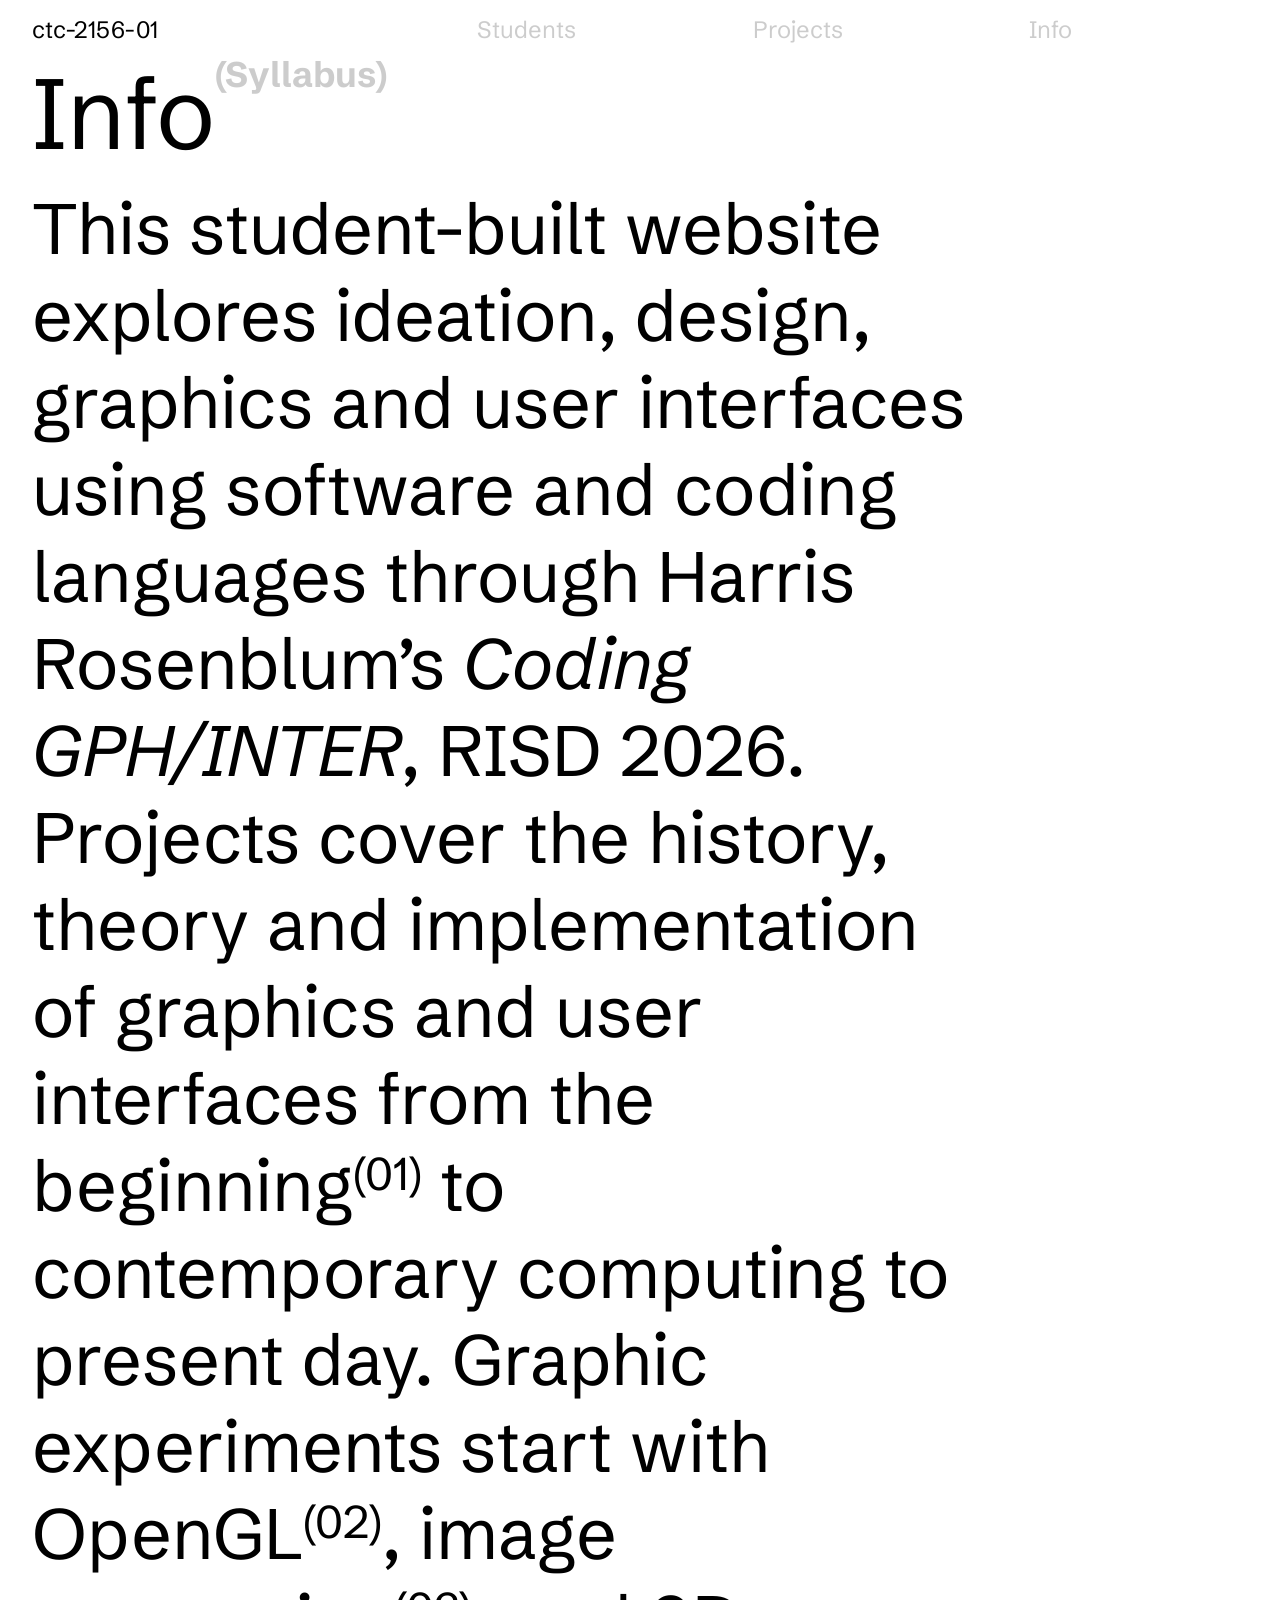
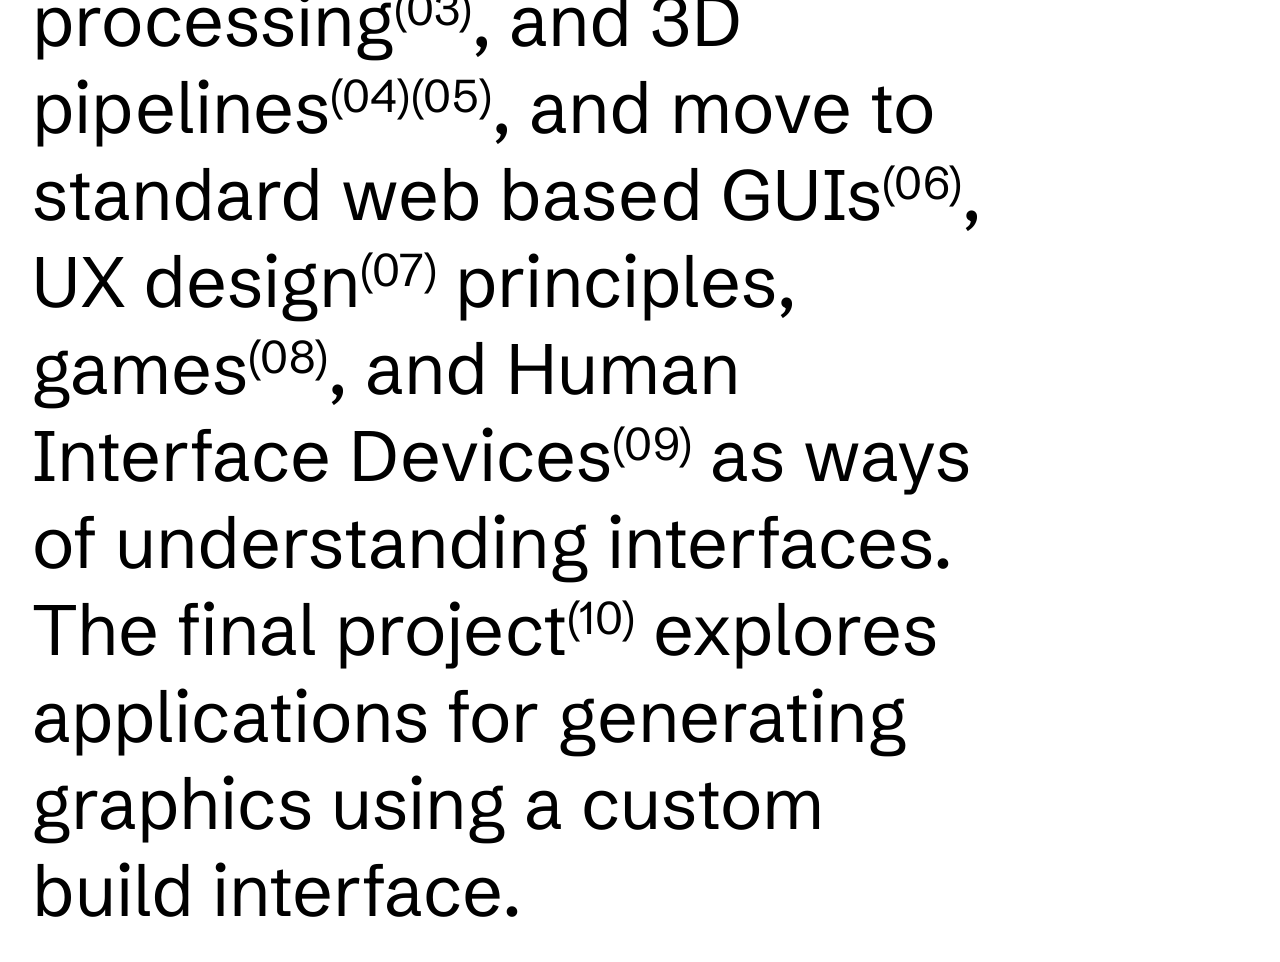
<file: info.html>
<!doctype html>
<html lang="en">
<head>
  <meta charset="utf-8">
  <meta name="viewport" content="width=device-width, initial-scale=1">
  <title>Info — ctc-2156-01</title>
  <link rel="preconnect" href="https://fonts.googleapis.com">
  <link rel="preconnect" href="https://fonts.gstatic.com" crossorigin>
  <link href="https://fonts.googleapis.com/css2?family=Schibsted+Grotesk:ital,wght@0,400;0,700;1,400&display=swap" rel="stylesheet">
  <link rel="stylesheet" href="styles.css">
</head>
<body>
  <main class="page page--info">
    <header class="topbar">
      <p class="topbar__course"><a href="index.html">ctc-2156-01</a></p>
      <nav class="topbar__nav" aria-label="Main">
        <a href="student.html">Students</a>
        <a href="projects.html">Projects</a>
        <span aria-current="page">Info</span>
      </nav>
    </header>
    <div class="heading">
      <h1>Info</h1>
      <p class="heading__tag">(Syllabus)</p>
    </div>
    <p class="about">This student-built website explores ideation, design, graphics and user interfaces using software and coding languages through Harris Rosenblum’s <em>Coding GPH/INTER</em>, RISD 2026. Projects cover the history, theory and implementation of graphics and user interfaces from the beginning<sup>(01)</sup> to contemporary computing to present day. Graphic experiments start with OpenGL<sup>(02)</sup>, image processing<sup>(03)</sup>, and 3D pipelines<sup>(04)(05)</sup>, and move to standard web based GUIs<sup>(06)</sup>, UX design<sup>(07)</sup> principles, games<sup>(08)</sup>, and Human Interface Devices<sup>(09)</sup> as ways of understanding interfaces. The final project<sup>(10)</sup> explores applications for generating graphics using a custom build interface.</p>
  </main>
  <script src="transition.js"></script>
</body>
</html>
</file>
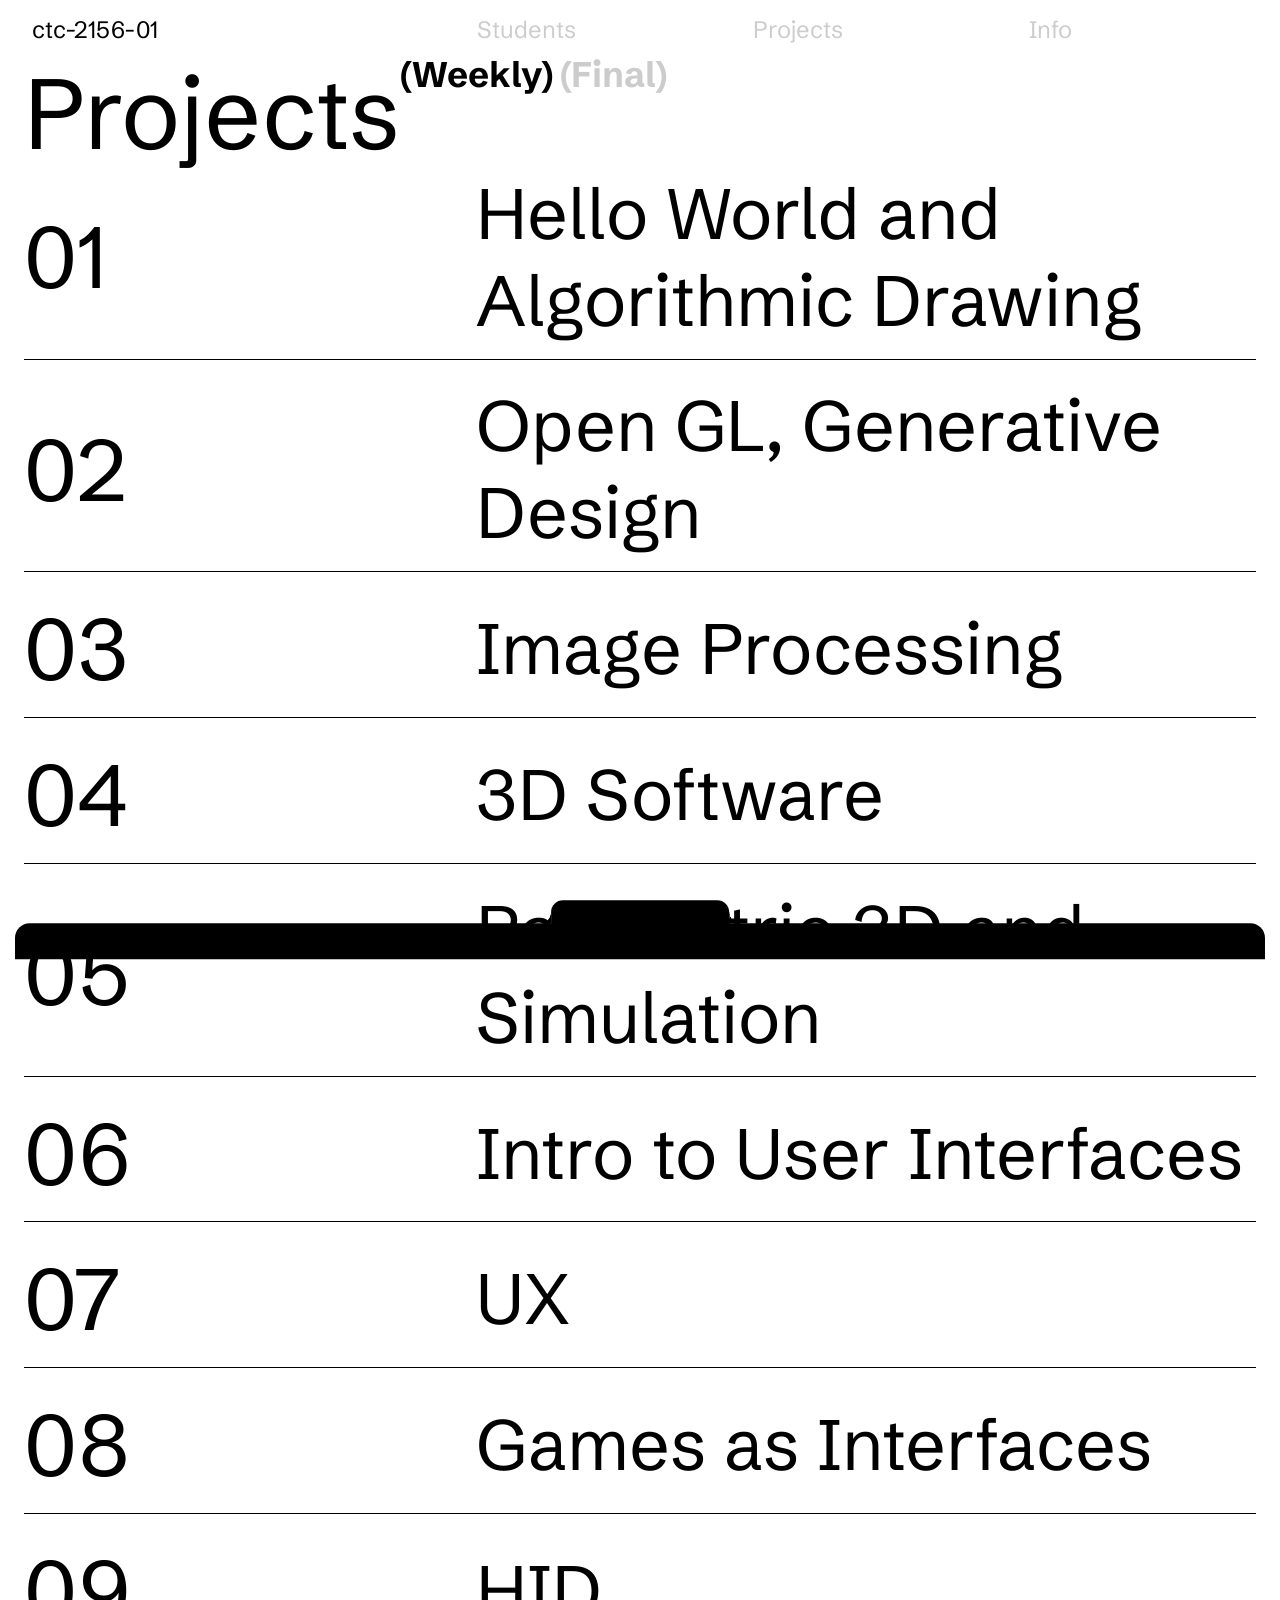
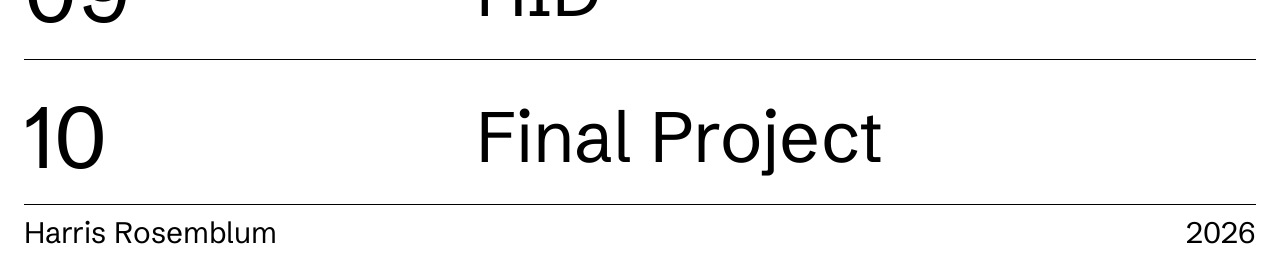
<file: projects.html>
<!doctype html>
<html lang="en">
<head>
  <meta charset="utf-8">
  <meta name="viewport" content="width=device-width, initial-scale=1">
  <title>Projects — ctc-2156-01</title>
  <link rel="preconnect" href="https://fonts.googleapis.com">
  <link rel="preconnect" href="https://fonts.gstatic.com" crossorigin>
  <link href="https://fonts.googleapis.com/css2?family=Schibsted+Grotesk:ital,wght@0,400;0,700;1,400&display=swap" rel="stylesheet">
  <link rel="stylesheet" href="styles.css">
</head>
<body>
  <main class="page page--projects">
    <header class="topbar">
      <p class="topbar__course"><a href="index.html">ctc-2156-01</a></p>
      <nav class="topbar__nav" aria-label="Main">
        <a href="student.html">Students</a>
        <span aria-current="page">Projects</span>
        <a href="info.html">Info</a>
      </nav>
    </header>
    <div class="heading">
      <h1>Projects</h1>
      <p class="heading__tag view-toggle">
        <button type="button" data-view="weekly" aria-pressed="true">(Weekly)</button>
        <button type="button" data-view="final" aria-pressed="false">(Final)</button>
      </p>
    </div>
    <ol class="rows" id="project-list">
      <li class="project js-row" data-project="01" style="--spot: #63ff43" tabindex="0" role="button" aria-expanded="false"><span class="project__num fx" data-text="01">01</span><span class="project__title fx" data-text="Hello World and Algorithmic Drawing">Hello World and Algorithmic Drawing</span></li>
      <li class="project js-row" data-project="02" style="--spot: #ff3b2f" tabindex="0" role="button" aria-expanded="false"><span class="project__num fx" data-text="02">02</span><span class="project__title fx" data-text="Open GL, Generative Design">Open GL, Generative Design</span></li>
      <li class="project js-row" data-project="03" style="--spot: #2f5bff" tabindex="0" role="button" aria-expanded="false"><span class="project__num fx" data-text="03">03</span><span class="project__title fx" data-text="Image Processing">Image Processing</span></li>
      <li class="project js-row" data-project="04" style="--spot: #ffd400" tabindex="0" role="button" aria-expanded="false"><span class="project__num fx" data-text="04">04</span><span class="project__title fx" data-text="3D Software">3D Software</span></li>
      <li class="project js-row" data-project="05" style="--spot: #ff4fd8" tabindex="0" role="button" aria-expanded="false"><span class="project__num fx" data-text="05">05</span><span class="project__title fx" data-text="Parametric 3D and Simulation">Parametric 3D and Simulation</span></li>
      <li class="project js-row" data-project="06" style="--spot: #00d2ff" tabindex="0" role="button" aria-expanded="false"><span class="project__num fx" data-text="06">06</span><span class="project__title fx" data-text="Intro to User Interfaces">Intro to User Interfaces</span></li>
      <li class="project js-row" data-project="07" style="--spot: #ff8a00" tabindex="0" role="button" aria-expanded="false"><span class="project__num fx" data-text="07">07</span><span class="project__title fx" data-text="UX">UX</span></li>
      <li class="project js-row" data-project="08" style="--spot: #8f3dff" tabindex="0" role="button" aria-expanded="false"><span class="project__num fx" data-text="08">08</span><span class="project__title fx" data-text="Games as Interfaces">Games as Interfaces</span></li>
      <li class="project js-row" data-project="09" style="--spot: #00e09a" tabindex="0" role="button" aria-expanded="false"><span class="project__num fx" data-text="09">09</span><span class="project__title fx" data-text="HID">HID</span></li>
      <li class="project js-row" data-project="10" style="--spot: #ff2d6f" tabindex="0" role="button" aria-expanded="false"><span class="project__num fx" data-text="10">10</span><span class="project__title fx" data-text="Final Project">Final Project</span></li>
    </ol>
    <footer class="footer">
      <p>Harris Rosemblum</p>
      <p>2026</p>
    </footer>
  </main>

  <!-- Tab in the project's color: peeks up on hover, opens on click.
       java.js fills it with one square per student. -->
  <section class="project-tab" aria-label="Student work" inert></section>
  <!-- work.js = the student links (students edit this file) -->
  <script src="work.js"></script>
  <script src="java.js"></script>
  <script src="transition.js"></script>
</body>
</html>
</file>
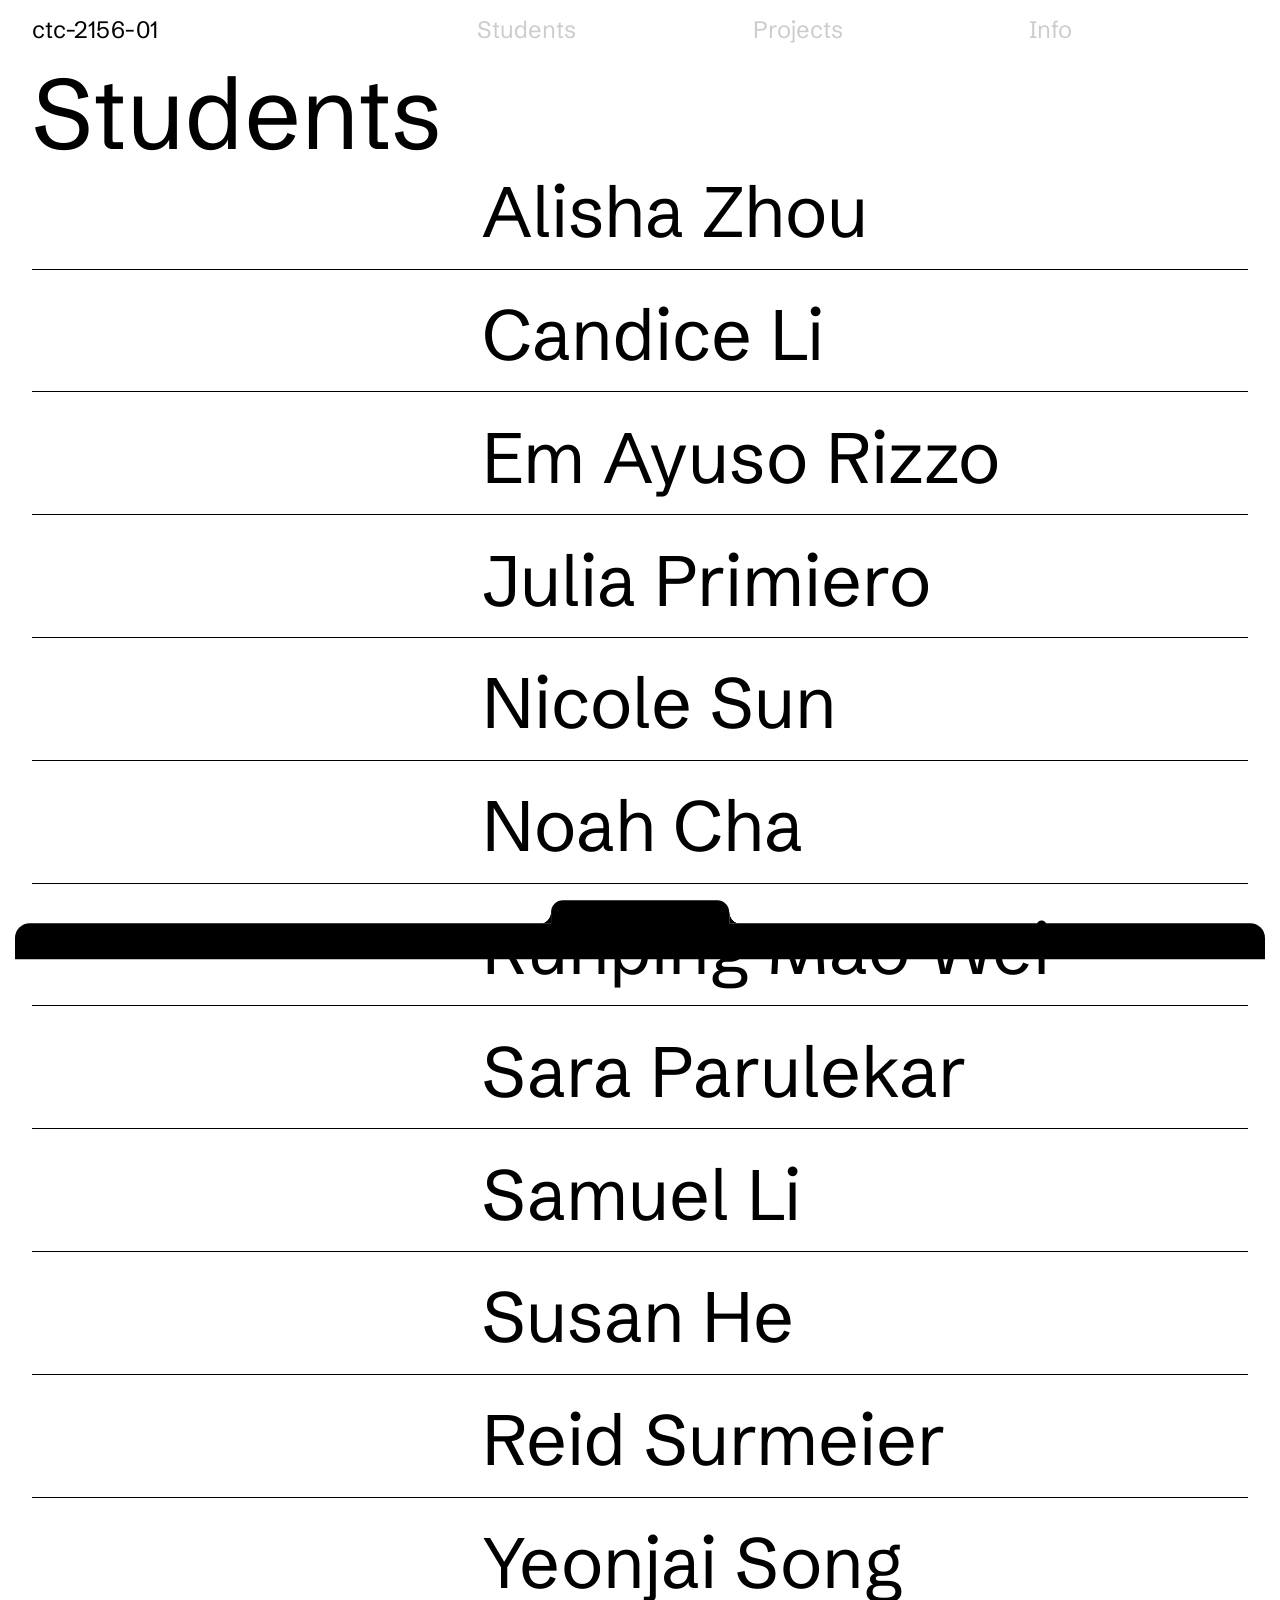
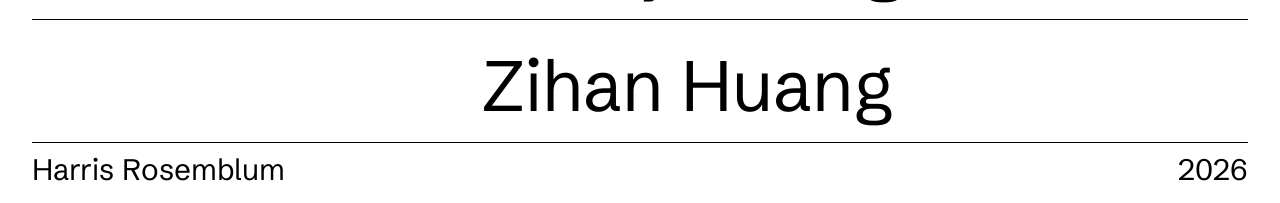
<file: student.html>
<!doctype html>
<html lang="en">
<head>
  <meta charset="utf-8">
  <meta name="viewport" content="width=device-width, initial-scale=1">
  <title>Students — ctc-2156-01</title>
  <link rel="preconnect" href="https://fonts.googleapis.com">
  <link rel="preconnect" href="https://fonts.gstatic.com" crossorigin>
  <link href="https://fonts.googleapis.com/css2?family=Schibsted+Grotesk:ital,wght@0,400;0,700;1,400&display=swap" rel="stylesheet">
  <link rel="stylesheet" href="styles.css">
</head>
<body>
  <main class="page page--students">
    <header class="topbar">
      <p class="topbar__course"><a href="index.html">ctc-2156-01</a></p>
      <nav class="topbar__nav" aria-label="Main">
        <span aria-current="page">Students</span>
        <a href="projects.html">Projects</a>
        <a href="info.html">Info</a>
      </nav>
    </header>
    <div class="heading"><h1>Students</h1></div>
    <ul class="rows">
      <li class="student js-row" data-student="Alisha Zhou" style="--spot: #63ff43" tabindex="0" role="button" aria-expanded="false"><span class="fx" data-text="Alisha Zhou">Alisha Zhou</span></li>
      <li class="student js-row" data-student="Candice Li" style="--spot: #ff3b2f" tabindex="0" role="button" aria-expanded="false"><span class="fx" data-text="Candice Li">Candice Li</span></li>
      <li class="student js-row" data-student="Em Ayuso Rizzo" style="--spot: #2f5bff" tabindex="0" role="button" aria-expanded="false"><span class="fx" data-text="Em Ayuso Rizzo">Em Ayuso Rizzo</span></li>
      <li class="student js-row" data-student="Julia Primiero" style="--spot: #ffd400" tabindex="0" role="button" aria-expanded="false"><span class="fx" data-text="Julia Primiero">Julia Primiero</span></li>
      <li class="student js-row" data-student="Nicole Sun" style="--spot: #ff4fd8" tabindex="0" role="button" aria-expanded="false"><span class="fx" data-text="Nicole Sun">Nicole Sun</span></li>
      <li class="student js-row" data-student="Noah Cha" style="--spot: #00d2ff" tabindex="0" role="button" aria-expanded="false"><span class="fx" data-text="Noah Cha">Noah Cha</span></li>
      <li class="student js-row" data-student="Runping Mao Wei" style="--spot: #ff8a00" tabindex="0" role="button" aria-expanded="false"><span class="fx" data-text="Runping Mao Wei">Runping Mao Wei</span></li>
      <li class="student js-row" data-student="Sara Parulekar" style="--spot: #8f3dff" tabindex="0" role="button" aria-expanded="false"><span class="fx" data-text="Sara Parulekar">Sara Parulekar</span></li>
      <li class="student js-row" data-student="Samuel Li" style="--spot: #00e09a" tabindex="0" role="button" aria-expanded="false"><span class="fx" data-text="Samuel Li">Samuel Li</span></li>
      <li class="student js-row" data-student="Susan He" style="--spot: #ff2d6f" tabindex="0" role="button" aria-expanded="false"><span class="fx" data-text="Susan He">Susan He</span></li>
      <li class="student js-row" data-student="Reid Surmeier" style="--spot: #b6ff00" tabindex="0" role="button" aria-expanded="false"><span class="fx" data-text="Reid Surmeier">Reid Surmeier</span></li>
      <li class="student js-row" data-student="Yeonjai Song" style="--spot: #ff6a3d" tabindex="0" role="button" aria-expanded="false"><span class="fx" data-text="Yeonjai Song">Yeonjai Song</span></li>
      <li class="student js-row" data-student="Zihan Huang" style="--spot: #3dd6ff" tabindex="0" role="button" aria-expanded="false"><span class="fx" data-text="Zihan Huang">Zihan Huang</span></li>
    </ul>
    <footer class="footer">
      <p>Harris Rosemblum</p>
      <p>2026</p>
    </footer>
  </main>

  <!-- Tab in the student's color: peeks up on hover, opens on click.
       java.js fills it with one square per project. -->
  <section class="project-tab" aria-label="Student work" inert></section>
  <!-- work.js = the student links (students edit this file) -->
  <script src="work.js"></script>
  <script src="java.js"></script>
  <script src="transition.js"></script>
</body>
</html>
</file>
<file: styles.css>
/* Sizes follow the 1728px-wide Figma frame. --u is one Figma pixel and
   scales with the window width, so the layout fits any screen. Narrow
   screens switch to a stacked layout (see the media query at the end). */
:root {
  --u: calc(100vw / 1728);
  --ink: #000;
  --muted: rgba(0, 0, 0, 0.2);
  --paper: #fff;
  --pad-x: calc(43 * var(--u));
  --font: "Schibsted Grotesk", system-ui, sans-serif;

  --fs-nav: calc(32 * var(--u));
  --fs-title: calc(134.273 * var(--u));
  --fs-tag: calc(48 * var(--u));
  --fs-row: calc(96 * var(--u));
  --fs-num: calc(117.142 * var(--u));
  --fs-foot: calc(40 * var(--u));
}

* { box-sizing: border-box; margin: 0; padding: 0; }

body {
  background: var(--paper);
  color: var(--ink);
  font-family: var(--font);
  font-weight: 400;
  line-height: normal;
  overflow-wrap: break-word;
  overflow-x: hidden;
}

a { color: inherit; text-decoration: none; }

.page {
  display: flex;
  flex-direction: column;
  gap: calc(11 * var(--u));
  padding: calc(20 * var(--u)) var(--pad-x);
  width: 100%;
  min-height: 100vh;
}
.page--projects { --pad-x: calc(32 * var(--u)); }
.page--info { padding-bottom: calc(37 * var(--u)); }

/* ---------- Page transitions ---------- */
/* Arrival: each block (except the top bar, which stays put)
   fades in while flying up from below, staggered.
   Departure: transition.js adds .is-leaving and the page fades out. */
@keyframes fly-in {
  from { opacity: 0; transform: translateY(calc(40 * var(--u))); }
  to   { opacity: 1; transform: none; }
}
.page > :not(.rows):not(.topbar),
.rows > * {
  animation: fly-in 0.6s cubic-bezier(0.2, 0.8, 0.2, 1) backwards;
  animation-delay: calc(var(--i, 0) * 60ms);
}
.page > :nth-child(1) { --i: 0; }
.page > :nth-child(2) { --i: 1; }
.page > :nth-child(3) { --i: 2; }
.page > :nth-child(4) { --i: 3; }
.rows > :nth-child(1)  { --i: 3; }
.rows > :nth-child(2)  { --i: 4; }
.rows > :nth-child(3)  { --i: 5; }
.rows > :nth-child(4)  { --i: 6; }
.rows > :nth-child(5)  { --i: 7; }
.rows > :nth-child(6)  { --i: 8; }
.rows > :nth-child(n+7) { --i: 9; }

.page > :not(.topbar) { transition: opacity 0.25s ease; }
.is-leaving .page > :not(.topbar) { opacity: 0; }
.is-leaving .project-tab { opacity: 0; transition: opacity 0.25s ease; }

@media (prefers-reduced-motion: reduce) {
  .page > :not(.rows), .rows > * { animation: none; }
  .page > * { transition: none; }
}

/* ---------- Top bar ---------- */
/* Same position and spacing on every page: the side inset is fixed at
   43 regardless of the page's own --pad-x. */
.topbar {
  padding: 0 calc(43 * var(--u) - var(--pad-x));
  display: flex;
  align-items: center;
  font-size: var(--fs-nav);
}
.topbar__course { width: calc(601 * var(--u)); flex-shrink: 0; }
.topbar__nav { display: flex; }
.topbar__nav a,
.topbar__nav span {
  width: calc(372.3 * var(--u));
  color: var(--muted);
  transition: color 0.15s;
}
.topbar__nav a:hover,
.topbar__nav a:focus-visible { color: var(--ink); }
.topbar__nav [aria-current="page"] { cursor: default; }

/* ---------- Page heading ---------- */
.heading {
  display: flex;
  align-items: flex-start;
  height: calc(128 * var(--u));
  white-space: nowrap;
}
.page--info .heading { height: calc(163 * var(--u)); }
.heading h1 {
  font-size: var(--fs-title);
  font-weight: 400;
  line-height: normal;
}
.heading__tag {
  font-size: var(--fs-tag);
  font-weight: 700;
  color: var(--muted);
}
.heading__tag span + span { margin-left: 0.25em; }

/* (Weekly) (Final) toggle on the Projects page */
.view-toggle button {
  font: inherit;
  color: inherit;
  background: none;
  border: 0;
  padding: 0;
  cursor: pointer;
  transition: color 0.15s;
}
.view-toggle button:hover,
.view-toggle button[aria-pressed="true"] { color: var(--ink); }
.view-toggle button:focus-visible { outline: 2px solid var(--ink); outline-offset: 2px; }

/* ---------- Row lists ---------- */
.rows { list-style: none; display: flex; flex-direction: column; gap: calc(11 * var(--u)); }

.student {
  border-bottom: 1px solid var(--ink);
  padding: calc(18 * var(--u)) 0 calc(18 * var(--u)) calc(608 * var(--u));
  font-size: var(--fs-row);
  white-space: nowrap;
}

.project {
  display: flex;
  align-items: center;
  gap: calc(460 * var(--u));
  border-bottom: 1px solid var(--ink);
  padding: calc(20 * var(--u)) 0;
}
.project__num {
  flex-shrink: 0;
  width: calc(150 * var(--u));
  font-size: var(--fs-num);
}
.project__title {
  max-width: calc(1091 * var(--u));
  font-size: var(--fs-row);
}

/* Hover: a blurred copy of the type in the row's spot color sits on
   top of the black type with a "difference" blend. Used on both lists. */
.js-row { cursor: pointer; outline: none; }
.fx { position: relative; }
.fx::after {
  content: attr(data-text);
  position: absolute;
  inset: 0;
  color: var(--spot);
  mix-blend-mode: difference;
  filter: blur(calc(5.734 * var(--u)));
  pointer-events: none;
  opacity: 0;
  transition: opacity 0.2s ease;
}
.project__num.fx::after { filter: blur(calc(4.55 * var(--u))); }
.js-row:hover .fx::after,
.js-row:focus-visible .fx::after,
.js-row.is-active .fx::after { opacity: 1; }

/* Tab: one bar in the row's spot color, fixed to the bottom
   of the window. Hover shows a 38px strip; click raises the whole tab
   with a square per piece of work. */
.project-tab {
  --tab-w: calc(240 * var(--u));  /* raised folder tab, centered */
  --tab-h: calc(32 * var(--u));
  --tab-r: calc(16 * var(--u));   /* corner and fillet radius */
  position: fixed;
  left: calc(20 * var(--u));
  right: calc(20 * var(--u));
  bottom: 0;
  z-index: 10;
  display: flex;
  flex-wrap: wrap;
  align-content: flex-start;
  gap: calc(12 * var(--u));
  padding: calc(24 * var(--u)) var(--pad-x);
  background: var(--spot, #000);
  border-radius: calc(20 * var(--u)) calc(20 * var(--u)) 0 0;
  transform: translateY(calc(100% + var(--tab-h)));
  transition: transform 0.35s cubic-bezier(0.2, 0.8, 0.2, 1);
  pointer-events: none;
}
/* Folder tab: a rounded block above the bar's top edge, joined to it by
   two concave fillets. */
.project-tab::before,
.project-tab::after {
  content: "";
  position: absolute;
  left: 50%;
  transform: translateX(-50%);
  pointer-events: none;
}
.project-tab::before {
  top: calc(-1 * var(--tab-h));
  width: var(--tab-w);
  height: calc(var(--tab-h) + 1px);
  background: var(--spot, #000);
  border-radius: var(--tab-r) var(--tab-r) 0 0;
}
.project-tab::after {
  top: calc(-1 * var(--tab-r));
  width: calc(var(--tab-w) + 2 * var(--tab-r));
  height: var(--tab-r);
  background:
    radial-gradient(circle at 0 0, transparent calc(var(--tab-r) - 0.5px), var(--spot, #000) var(--tab-r)) 0 0 / var(--tab-r) var(--tab-r) no-repeat,
    radial-gradient(circle at 100% 0, transparent calc(var(--tab-r) - 0.5px), var(--spot, #000) var(--tab-r)) 100% 0 / var(--tab-r) var(--tab-r) no-repeat;
}
.project-tab.is-peek { transform: translateY(calc(100% - 38 * var(--u))); }
.project-tab.is-open { transform: translateY(0); pointer-events: auto; }
/* Only the colored strip shows while peeking, not the squares */
.project-tab:not(.is-open) .work { visibility: hidden; }

.work {
  width: calc(115 * var(--u));
  height: calc(115 * var(--u));
  flex-shrink: 0;
  padding: 0;
  border: 0;
  background: #d9d9d9;
  cursor: pointer;
  overflow: hidden;
}
.work { position: relative; display: block; }
.work img { display: block; width: 100%; height: 100%; object-fit: cover; }
/* Live preview: render the linked page at ~1440px wide, then shrink it
   down to the square (12.5 x 0.08 = 1). */
.work iframe {
  position: absolute;
  top: 0;
  left: 0;
  width: 1250%;
  height: 1250%;
  border: 0;
  transform: scale(0.08);
  transform-origin: 0 0;
  pointer-events: none;
  background: #fff;
}
.work.is-empty { cursor: default; }
.work:focus-visible { outline: 2px solid var(--ink); outline-offset: 2px; }

/* Hovering a square: the name shows huge, blurred, difference-blended */
.work-name {
  position: fixed;
  top: calc(287 * var(--u));
  left: 50%;
  width: calc(1526 * var(--u));
  transform: translateX(-50%);
  z-index: 9;
  font-size: calc(276.171 * var(--u));
  line-height: 0.8;
  text-transform: uppercase;
  text-align: center;
  color: var(--spot, #000);
  mix-blend-mode: difference;
  filter: blur(0.0424em); /* 11.7px at the 276px design size; scales with the text */
  pointer-events: none;
  opacity: 0;
  transition: opacity 0.2s ease;
}
.work-name.is-on { opacity: 1; }
.work-name span {
  display: block;
  width: max-content;
  margin: 0 auto;
  white-space: nowrap;
}

/* Leave room to scroll past the open tab */
body.tab-open { padding-bottom: calc(163 * var(--u)); }

@media (prefers-reduced-motion: reduce) {
  .project-tab { transition: none; }
}

/* ---------- Info ---------- */
.about {
  margin-top: calc(6 * var(--u));
  max-width: calc(1285 * var(--u));
  font-size: var(--fs-row);
}
.about em { font-style: italic; }
.about sup {
  font-size: 0.645em;
  line-height: 0;
  vertical-align: 0.45em;
}

/* ---------- Footer ---------- */
.footer {
  display: flex;
  justify-content: space-between;
  align-items: center;
  font-size: var(--fs-foot);
  margin-top: auto;
}

/* ---------- Narrow screens ---------- */
@media (max-width: 800px) {
  :root { --u: calc(100vw / 900); }
  .page,
  .page--projects { --pad-x: calc(40 * var(--u)); }

  .topbar { padding-inline: 0; flex-wrap: wrap; row-gap: calc(8 * var(--u)); }
  .topbar__course { width: 100%; }
  .topbar__nav a,
  .topbar__nav span { width: auto; margin-right: calc(48 * var(--u)); }

  .heading,
  .page--info .heading { height: auto; flex-wrap: wrap; white-space: normal; }

  .student { padding-left: 0; white-space: normal; }
  .project { gap: calc(40 * var(--u)); }
  .project__title { flex: 1; min-width: 0; max-width: none; }
  .project__num { width: calc(170 * var(--u)); }

  .about { max-width: none; }
  .work-name { width: 100%; }
}
</file>
